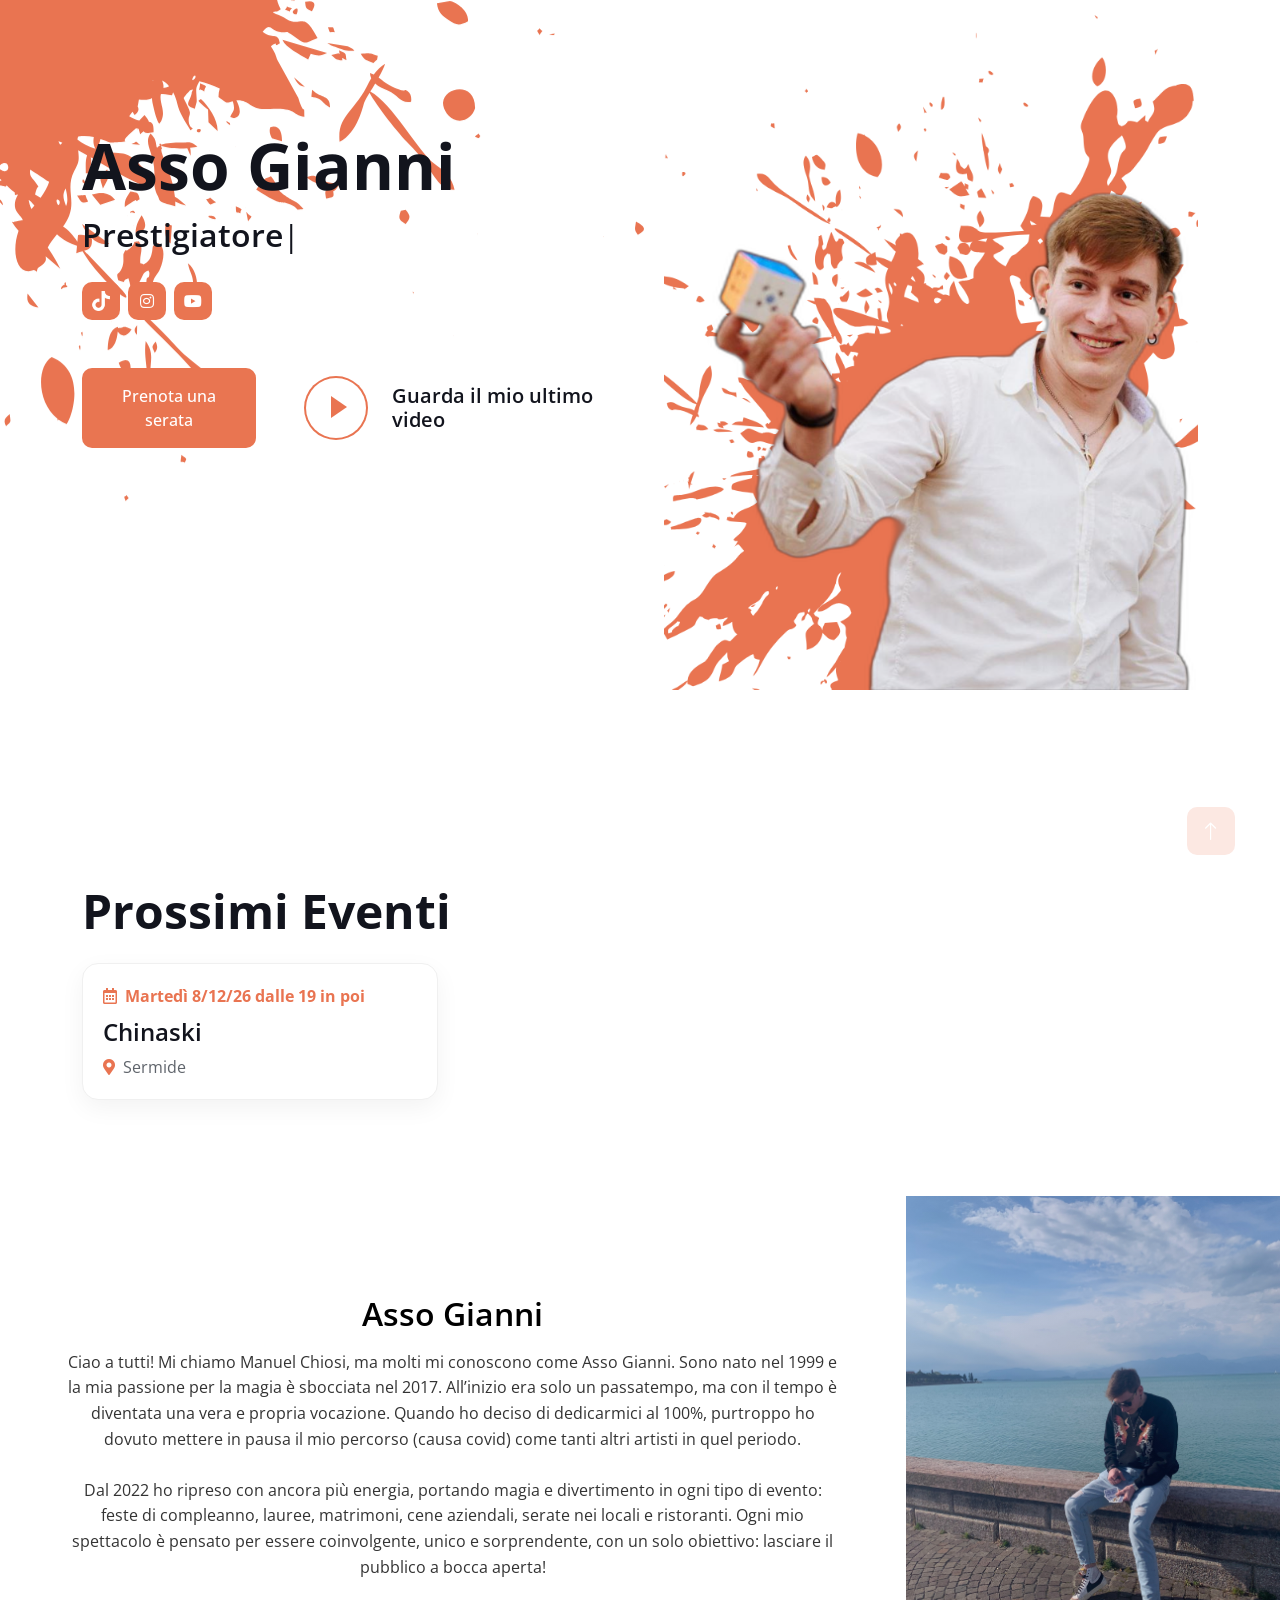
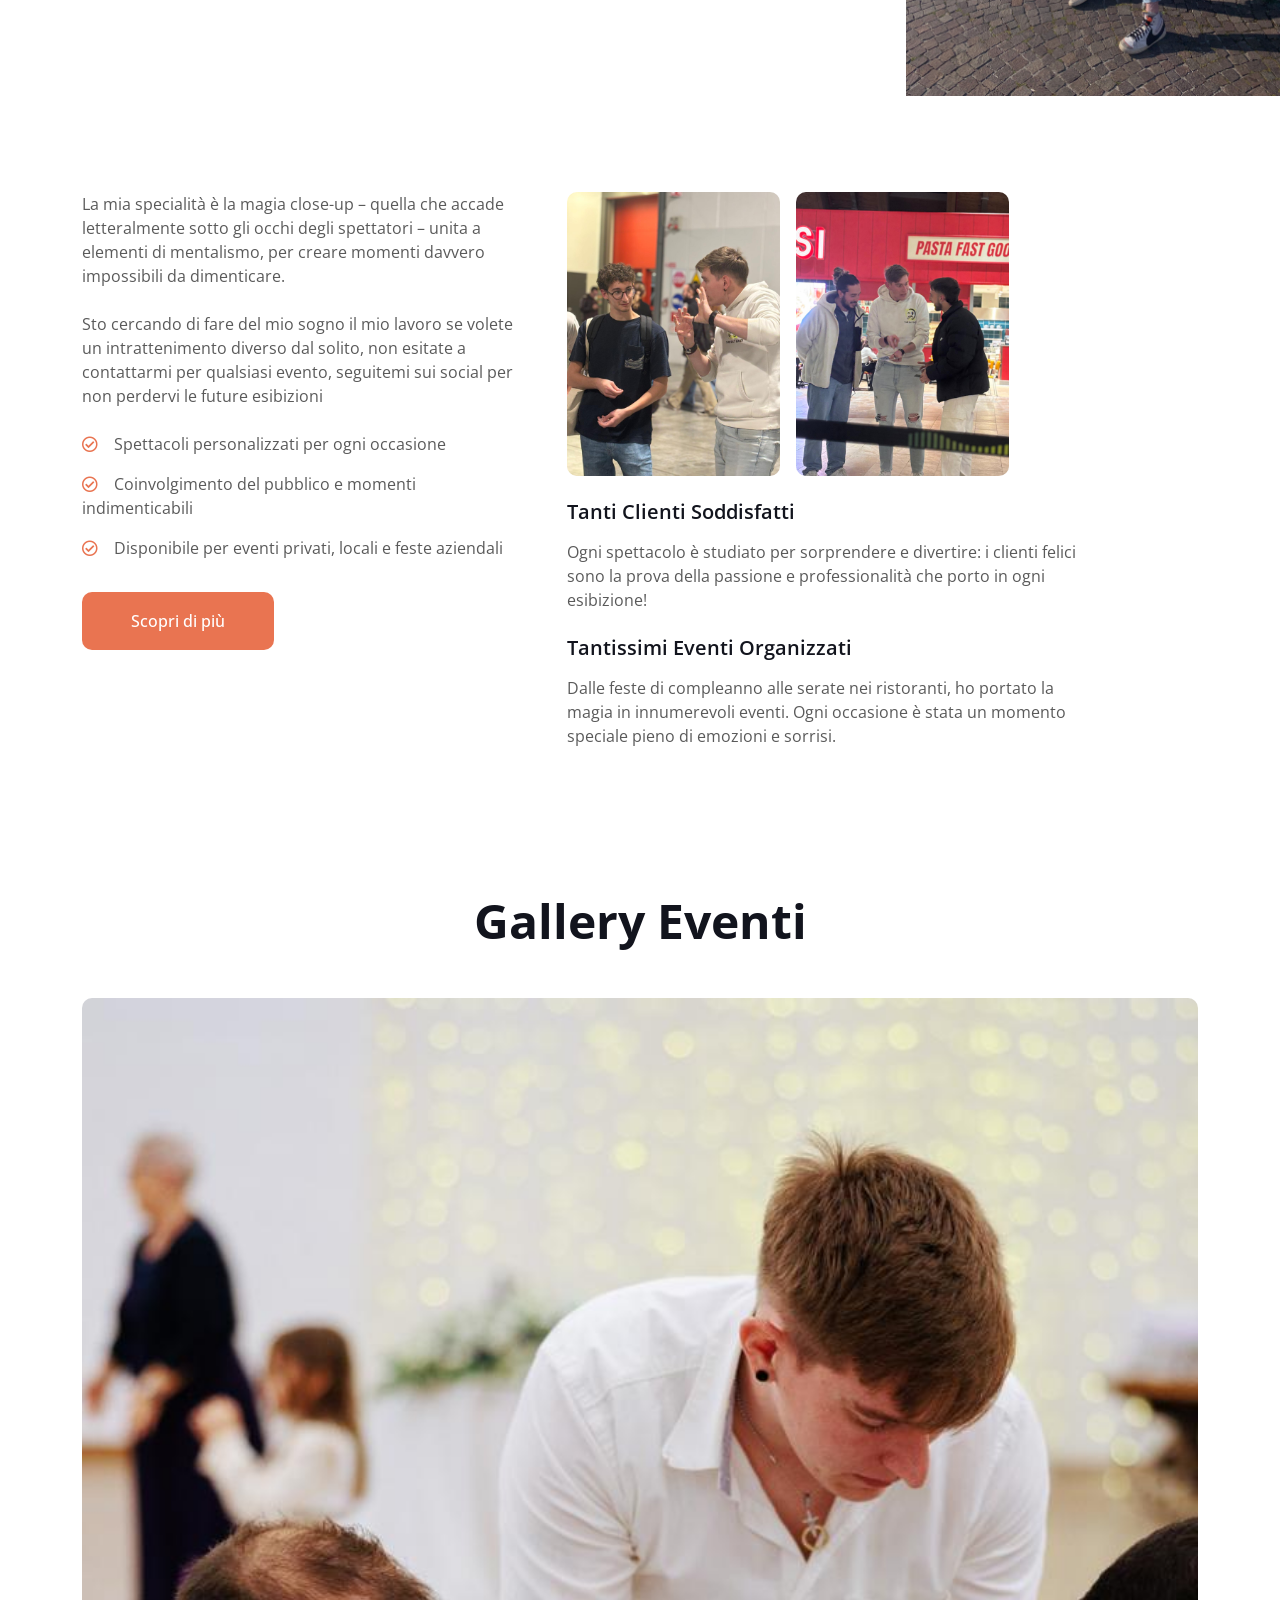
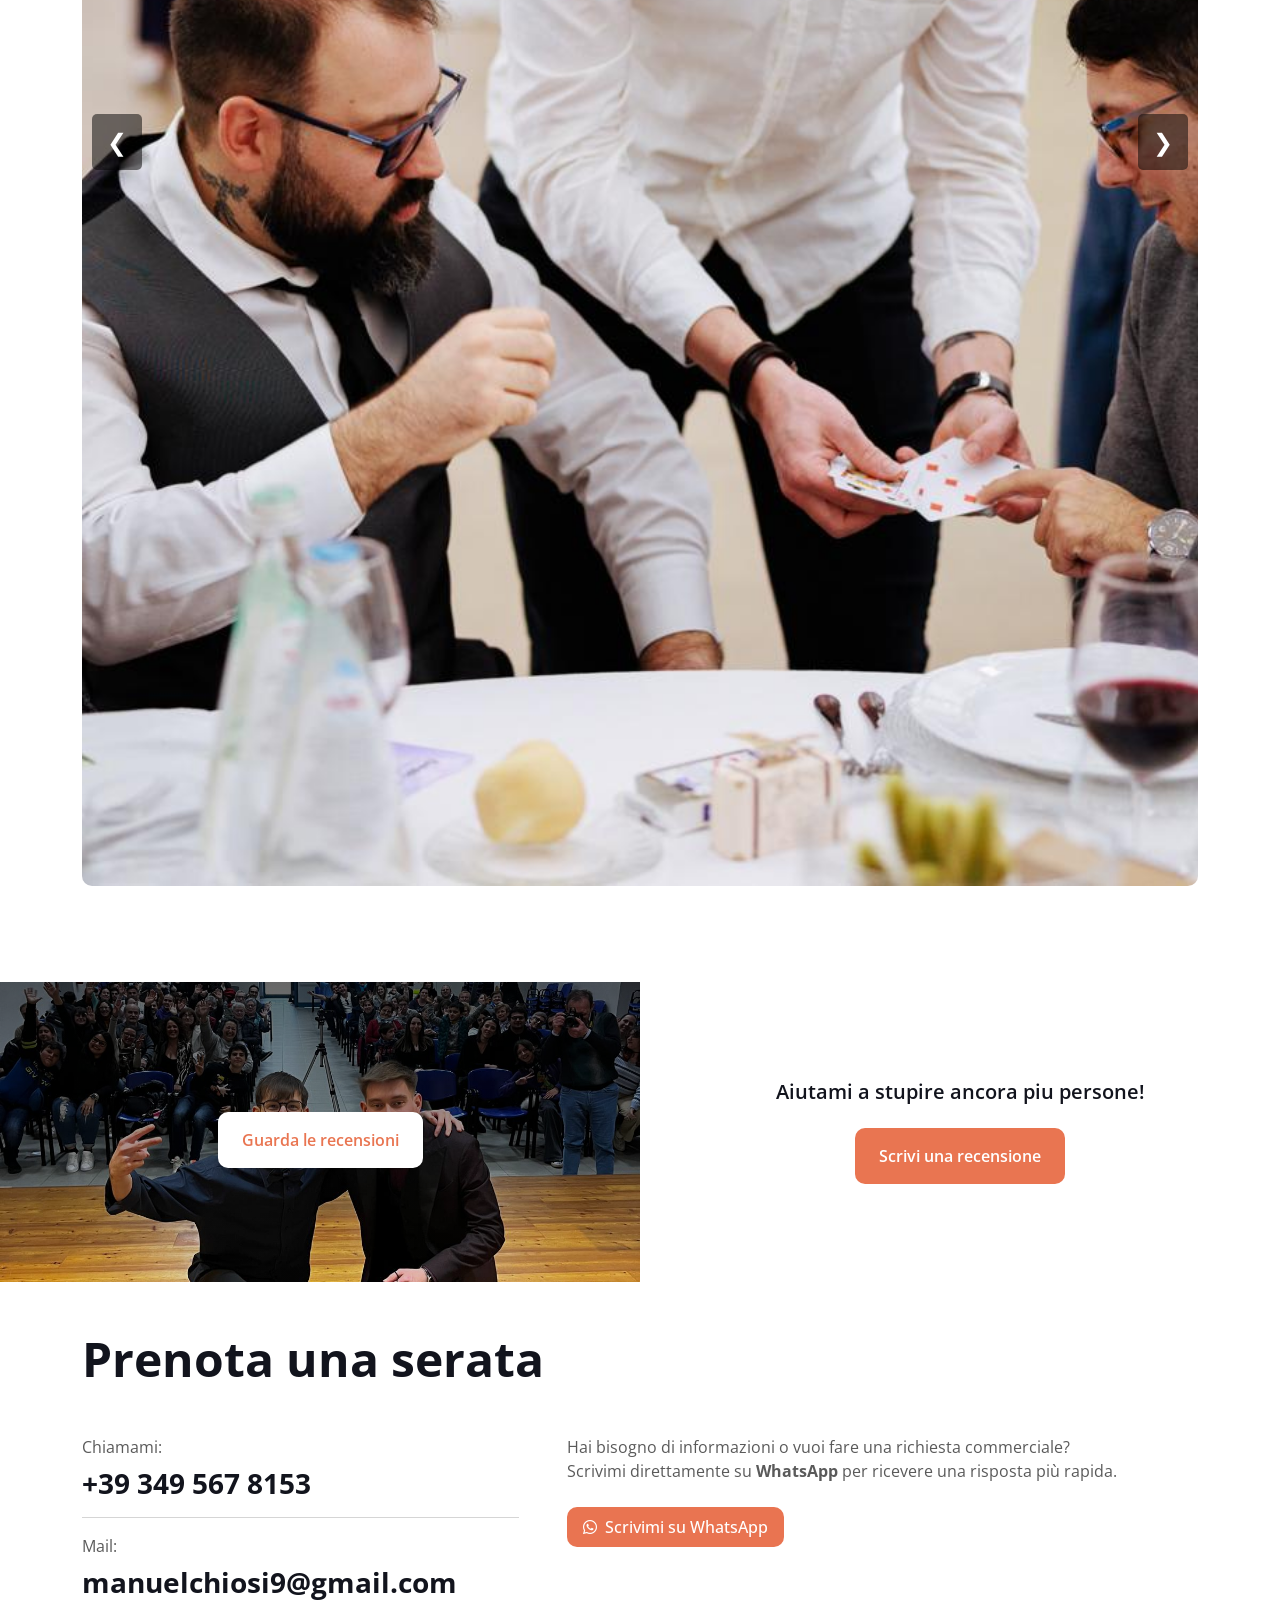
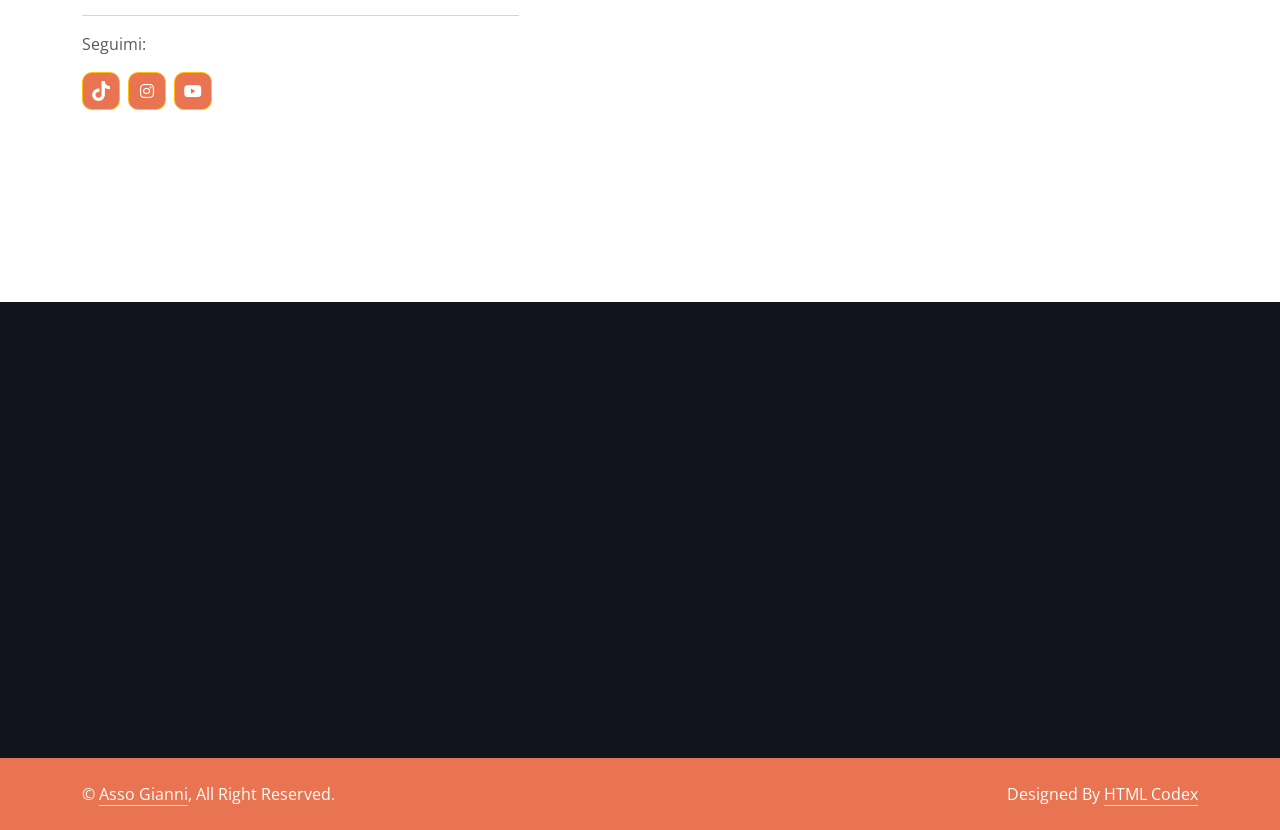
<file: index.html>
<!DOCTYPE html>
<html lang="en">

<head>
    <meta charset="utf-8">
    <title>Asso Gianni</title>
    <meta content="width=device-width, initial-scale=1.0" name="viewport">
    <meta content="" name="keywords">
    <meta content="" name="description">

    <!-- Favicon -->
    <link href="img/favicon.ico" rel="icon">

    <!-- Google Web Fonts -->
    <link rel="preconnect" href="https://fonts.googleapis.com">
    <link rel="preconnect" href="https://fonts.gstatic.com" crossorigin>
    <link href="https://fonts.googleapis.com/css2?family=Open+Sans:wght@400;500;600;700;800&display=swap" rel="stylesheet"> 

    <!-- Icon Font Stylesheet -->
    <link href="https://cdnjs.cloudflare.com/ajax/libs/font-awesome/5.10.0/css/all.min.css" rel="stylesheet">
    <link href="https://cdn.jsdelivr.net/npm/bootstrap-icons@1.4.1/font/bootstrap-icons.css" rel="stylesheet">

    <!-- Libraries Stylesheet -->
    <link href="lib/animate/animate.min.css" rel="stylesheet">
    <link href="lib/lightbox/css/lightbox.min.css" rel="stylesheet">
    <link href="lib/owlcarousel/assets/owl.carousel.min.css" rel="stylesheet">

    <!-- Customized Bootstrap Stylesheet -->
    <link href="css/bootstrap.min.css" rel="stylesheet">

    <!-- Template Stylesheet -->
    <link href="css/style.css" rel="stylesheet">
</head>

<body data-bs-spy="scroll" data-bs-target=".navbar" data-bs-offset="51">
    <!-- Spinner Start -->
    <div id="spinner" class="show bg-white position-fixed translate-middle w-100 vh-100 top-50 start-50 d-flex align-items-center justify-content-center">
        <div class="spinner-border" style="width: 3rem; height: 3rem; color: #E97451;" role="status">
            <span class="sr-only">Loading...</span>
        </div>
    </div>
    <!-- Spinner End -->


    <!-- Navbar Start -->
    <nav class="navbar navbar-expand-lg navbar-light fixed-top shadow-lg py-lg-0 px-4 px-lg-5 wow fadeIn" data-wow-delay="0.1s" style="background-color: white; color: white;">
        <a href="index.html" class="navbar-brand d-block d-lg-none">
            <img src="img/logo.jpg" alt="Logo" style="height: 40px;">
        </a>
        <button type="button" class="navbar-toggler" data-bs-toggle="collapse" data-bs-target="#navbarCollapse">
            <span class="navbar-toggler-icon"></span>
        </button>
        <div class="collapse navbar-collapse justify-content-between py-4 py-lg-0" id="navbarCollapse">
            <a href="index.html" class="navbar-brand py-3 px-4 mx-3 d-none d-lg-block">
                <img src="img/logo.jpg" alt="Logo" style="height: 40px;">
            </a>
            <div class="navbar-nav ms-auto py-0">
                <a href="#about" class="nav-item nav-link">Info</a>
                <a href="#events" class="nav-item nav-link">Eventi</a>
                <a href="#testimonial" class="nav-item nav-link">Cosa dicono di me</a>
                <a href="#contact" class="nav-item nav-link">Contatti</a>
            </div>
        </div>
    </nav>
    <!-- Navbar End -->


    <!-- Header Start -->
    <div class="container-fluid bg-white my-6 mt-0" id="home">
        <div class="container">
            <div class="row g-5 align-items-center">
                <div class="tee col-lg-6 pt-0 text-black" style="margin-top: -50px;">
                    <h1 class="mobile-white-bg-text display-3 text-black">Asso Gianni</h1>
                    <h2 class="mobile-white-bg-text typed-text-output text-black d-inline"></h2>
                    <div class="mobile-white-bg-text typed-text text-black d-none">Prestigiatore</div>
                    <div class="d-flex pt-2 mt-3">
                        <a class="social btn btn-square me-2" href="https://www.tiktok.com/@asso_gianni_?_t=ZN-8wTyPRrOcbO&_r=1">
                            <img class="img-desktop" src="img/tik-tok.png" alt="TikTok" style="width: 20px; height: 20px;">
                            <img class="img-mobile" src="img/tik-tok-black.png" alt="TikTok" style="width: 20px; height: 20px;">
                        </a>
                        <a class="social btn btn-square me-2" href="https://www.instagram.com/asso_gianni_?igsh=cnNrano4ZXFiemZv&utm_source=qr">
                            <i class="fab fa-instagram"></i>
                        </a>
                        <a class="social btn btn-square me-2" href="https://youtube.com/@asso_gianni?si=FxhRsdaynR1MuyeA">
                            <i class="fab fa-youtube"></i>
                        </a>
                    </div>
                    <div class="d-flex align-items-center pt-5 mb-3">
                        <a href="#contact" class="btn btn-burntorange py-3 px-4 me-5">Prenota una serata</a>
                        <button type="button" class="btn-play" data-bs-toggle="modal"
                            data-src="https://www.youtube.com/embed/EnhhUViyEhU" data-bs-target="#videoModal">
                            <span></span>
                        </button>
                        <h5 class="ms-4 mb-0 d-none d-sm-block">Guarda il mio ultimo video</h5>  
                    </div>
                </div>
                <div class="col-lg-6">
                    <img class="img-fluid" src="img/main-2.png" alt="">
                </div>
            </div>
        </div>
    </div>
    <!-- Header End -->

    <!-- Upcoming Events Start -->
    <div class="container-xxl py-6" id="events">
        <div class="container">
            <div class="row g-5 mb-4 align-items-end wow fadeInUp" data-wow-delay="0.1s">
                <div class="col-lg-8">
                    <h1 class="display-5 mb-0">Prossimi Eventi</h1>
                </div>
            </div>
            <div id="upcoming-events-list" class="row g-4"></div>
            <div id="upcoming-events-empty" class="event-empty-state d-none wow fadeInUp" data-wow-delay="0.2s">
                Nessun evento programmato al momento.
            </div>
        </div>
    </div>
    <!-- Upcoming Events End -->


    <!-- Hero Start -->
    <div class="hero">
        <!-- Testo -->
        <div class="hero-text">
            <div class="content-wrapper">
            <h2>Asso Gianni</h2>
            <p>
                Ciao a tutti! Mi chiamo Manuel Chiosi, ma molti mi conoscono come Asso Gianni. Sono nato nel 1999 e la mia passione per la magia è sbocciata nel 2017. All’inizio era solo un passatempo, ma con il tempo è diventata una vera e propria vocazione. Quando ho deciso di dedicarmici al 100%, purtroppo ho dovuto mettere in pausa il mio percorso (causa covid) come tanti altri artisti in quel periodo.
                <br><br>
                Dal 2022 ho ripreso con ancora più energia, portando magia e divertimento in ogni tipo di evento: feste di compleanno, lauree, matrimoni, cene aziendali, serate nei locali e ristoranti. Ogni mio spettacolo è pensato per essere coinvolgente, unico e sorprendente, con un solo obiettivo: lasciare il pubblico a bocca aperta!
            </p>
            </div>
        </div>

        <!-- Immagine -->
        <div class="hero-image-side"></div>
    </div>
    <!-- Hero End -->


    <!-- Video Modal Start -->
    <div class="modal modal-video fade" id="videoModal" tabindex="-1" aria-labelledby="exampleModalLabel" aria-hidden="true">
        <div class="modal-dialog">
            <div class="modal-content rounded-0">
                <!-- <div class="modal-header">
                    <h3 class="modal-title" id="exampleModalLabel">Youtube Video</h3>
                    <button type="button" class="btn-close" data-bs-dismiss="modal" aria-label="Close"></button>
                </div> -->
                <div class="modal-body">
                    <!-- 16:9 aspect ratio -->
                    <div class="ratio ratio-16x9">
                        <iframe class="embed-responsive-item" src="" id="video" allowfullscreen allowscriptaccess="always"
                            allow="autoplay"></iframe>
                    </div>
                </div>
            </div>
        </div>
    </div>
    <!-- Video Modal End -->


    <!-- About Start -->
    <div class="container-xxl py-6" id="about">
        <div class="container">
            <div class="row g-5">
                <div class="col-lg-5 wow fadeInUp" data-wow-delay="0.1s">
                    <p class="mb-4">La mia specialità è la magia close-up – quella che accade letteralmente sotto gli
                        occhi degli spettatori – unita a elementi di mentalismo, per creare momenti davvero impossibili
                        da dimenticare.</p>
                    <p class="mb-4">Sto cercando di fare del mio sogno il mio lavoro se volete un intrattenimento
                        diverso dal solito, non esitate a contattarmi per qualsiasi evento, seguitemi sui social per non
                        perdervi le future esibizioni</p>
                    <p class="mb-3"><i class="far fa-check-circle me-3" style="color: #E97451;"></i>Spettacoli
                        personalizzati per ogni occasione</p>
                    <p class="mb-3"><i class="far fa-check-circle me-3" style="color:  #E97451;"></i>Coinvolgimento del
                        pubblico e momenti indimenticabili</p>
                    <p class="mb-3"><i class="far fa-check-circle me-3" style="color: #E97451;"></i>Disponibile per
                        eventi privati, locali e feste aziendali</p>
                    <a class="btn py-3 px-5 mt-3" href="#contact"
                        style="background-color: #E97451; color: white;">Scopri di più</a>
                </div>
                <div class="col-lg-6 wow fadeInUp" data-wow-delay="0.5s">
                    <div class="row g-3 mb-4">
                        <div class="col-sm-5">
                            <img class="img-fluid rounded" src="img/7.jpg" alt="">
                        </div>
                        <div class="col-sm-5">
                            <img class="img-fluid rounded" src="img/10.jpg" alt="">
                        </div>
                    </div>
                    <div class="d-flex align-items-center mb-3">
                        <h5 class="pe-3 me-3 mb-0">Tanti Clienti Soddisfatti</h5>
                    </div>
                    <p class="mb-4">Ogni spettacolo è studiato per sorprendere e divertire: i clienti felici sono la
                        prova della passione e professionalità che porto in ogni esibizione!</p>
                    
                    <div class="d-flex align-items-center mb-3">
                        <h5 class="pe-3 me-3 mb-0">Tantissimi Eventi Organizzati</h5>
                    </div>
                    <p class="mb-0">Dalle feste di compleanno alle serate nei ristoranti, ho portato la magia in
                        innumerevoli eventi. Ogni occasione è stata un momento speciale pieno di emozioni e sorrisi.</p>
                </div>
            </div>
        </div>
    </div>
    <!-- About End -->


    <!-- Expertise Start 
    <div class="container-xxl py-6 pb-5" id="skill">
        <div class="container">
            <div class="row g-5">
                <div class="col-lg-6 wow fadeInUp" data-wow-delay="0.1s">
                    <h1 class="display-5 mb-5">Skills & Experience</h1>
                    <p class="mb-4">Stet no et lorem dolor et diam, amet duo ut dolore vero eos. No stet est diam rebum amet diam ipsum clita dolor duo clita sit.</p>
                    <h3 class="mb-4">My Skills</h3>
                    <div class="row align-items-center">
                        <div class="col-md-6">
                            <div class="skill mb-4">
                                <div class="d-flex justify-content-between">
                                    <h6 class="font-weight-bold">HTML</h6>
                                    <h6 class="font-weight-bold">95%</h6>
                                </div>
                                <div class="progress">
                                    <div class="progress-bar bg-primary" role="progressbar" aria-valuenow="95" aria-valuemin="0" aria-valuemax="100"></div>
                                </div>
                            </div>
                            <div class="skill mb-4">
                                <div class="d-flex justify-content-between">
                                    <h6 class="font-weight-bold">CSS</h6>
                                    <h6 class="font-weight-bold">85%</h6>
                                </div>
                                <div class="progress">
                                    <div class="progress-bar bg-warning" role="progressbar" aria-valuenow="85" aria-valuemin="0" aria-valuemax="100"></div>
                                </div>
                            </div>
                            <div class="skill mb-4">
                                <div class="d-flex justify-content-between">
                                    <h6 class="font-weight-bold">PHP</h6>
                                    <h6 class="font-weight-bold">90%</h6>
                                </div>
                                <div class="progress">
                                    <div class="progress-bar bg-danger" role="progressbar" aria-valuenow="90" aria-valuemin="0" aria-valuemax="100"></div>
                                </div>
                            </div>
                        </div>
                        <div class="col-md-6">
                            <div class="skill mb-4">
                                <div class="d-flex justify-content-between">
                                    <h6 class="font-weight-bold">Javascript</h6>
                                    <h6 class="font-weight-bold">90%</h6>
                                </div>
                                <div class="progress">
                                    <div class="progress-bar bg-danger" role="progressbar" aria-valuenow="90" aria-valuemin="0" aria-valuemax="100"></div>
                                </div>
                            </div>
                            <div class="skill mb-4">
                                <div class="d-flex justify-content-between">
                                    <h6 class="font-weight-bold">Angular JS</h6>
                                    <h6 class="font-weight-bold">95%</h6>
                                </div>
                                <div class="progress">
                                    <div class="progress-bar bg-dark" role="progressbar" aria-valuenow="95" aria-valuemin="0" aria-valuemax="100"></div>
                                </div>
                            </div>
                            <div class="skill mb-4">
                                <div class="d-flex justify-content-between">
                                    <h6 class="font-weight-bold">Wordpress</h6>
                                    <h6 class="font-weight-bold">85%</h6>
                                </div>
                                <div class="progress">
                                    <div class="progress-bar bg-info" role="progressbar" aria-valuenow="85" aria-valuemin="0" aria-valuemax="100"></div>
                                </div>
                            </div>
                        </div>
                    </div>
                </div>
                <div class="col-lg-6 wow fadeInUp" data-wow-delay="0.5s">
                    <ul class="nav nav-pills rounded border border-2 border-primary mb-5">
                        <li class="nav-item w-50">
                            <button class="nav-link w-100 py-3 fs-5 active" data-bs-toggle="pill" href="#tab-1">Experience</button>
                        </li>
                        <li class="nav-item w-50">
                            <button class="nav-link w-100 py-3 fs-5" data-bs-toggle="pill" href="#tab-2">Education</button>
                        </li>
                    </ul>
                    <div class="tab-content">
                        <div id="tab-1" class="tab-pane fade show p-0 active">
                            <div class="row gy-5 gx-4">
                                <div class="col-sm-6">
                                    <h5>UI Designer</h5>
                                    <hr class="text-primary my-2">
                                    <p class="text-primary mb-1">2000 - 2045</p>
                                    <h6 class="mb-0">Apex Software Inc</h6>
                                </div>
                                <div class="col-sm-6">
                                    <h5>Product Designer</h5>
                                    <hr class="text-primary my-2">
                                    <p class="text-primary mb-1">2000 - 2045</p>
                                    <h6 class="mb-0">Apex Software Inc</h6>
                                </div>
                                <div class="col-sm-6">
                                    <h5>Web Designer</h5>
                                    <hr class="text-primary my-2">
                                    <p class="text-primary mb-1">2000 - 2045</p>
                                    <h6 class="mb-0">Apex Software Inc</h6>
                                </div>
                                <div class="col-sm-6">
                                    <h5>Apps Designer</h5>
                                    <hr class="text-primary my-2">
                                    <p class="text-primary mb-1">2000 - 2045</p>
                                    <h6 class="mb-0">Apex Software Inc</h6>
                                </div>
                            </div>
                        </div>
                        <div id="tab-2" class="tab-pane fade show p-0">
                            <div class="row gy-5 gx-4">
                                <div class="col-sm-6">
                                    <h5>UI Design Course</h5>
                                    <hr class="text-primary my-2">
                                    <p class="text-primary mb-1">2000 - 2045</p>
                                    <h6 class="mb-0">Cambridge University</h6>
                                </div>
                                <div class="col-sm-6">
                                    <h5>IOS Development</h5>
                                    <hr class="text-primary my-2">
                                    <p class="text-primary mb-1">2000 - 2045</p>
                                    <h6 class="mb-0">Cambridge University</h6>
                                </div>
                                <div class="col-sm-6">
                                    <h5>Web Design</h5>
                                    <hr class="text-primary my-2">
                                    <p class="text-primary mb-1">2000 - 2045</p>
                                    <h6 class="mb-0">Cambridge University</h6>
                                </div>
                                <div class="col-sm-6">
                                    <h5>Apps Design</h5>
                                    <hr class="text-primary my-2">
                                    <p class="text-primary mb-1">2000 - 2045</p>
                                    <h6 class="mb-0">Cambridge University</h6>
                                </div>
                            </div>
                        </div>
                    </div>
                </div>
            </div>
        </div>
    </div>
    <!-- Expertise End -->


    <!-- Service Start 
    <div class="container-fluid bg-light my-5 py-6" id="service">
        <div class="container">
            <div class="row g-5 mb-5 wow fadeInUp" data-wow-delay="0.1s">
                <div class="col-lg-6">
                    <h1 class="display-5 mb-0">My Services</h1>
                </div>
                <div class="col-lg-6 text-lg-end">
                    <a class="btn btn-primary py-3 px-5" href="">Hire Me</a>
                </div>
            </div>
            <div class="row g-4">
                <div class="col-lg-6 wow fadeInUp" data-wow-delay="0.1s">
                    <div class="service-item d-flex flex-column flex-sm-row bg-white rounded h-100 p-4 p-lg-5">
                        <div class="bg-icon flex-shrink-0 mb-3">
                            <i class="fa fa-crop-alt fa-2x text-dark"></i>
                        </div>
                        <div class="ms-sm-4">
                            <h4 class="mb-3">Creative Design</h4>
                            <h6 class="mb-3">Start from <span class="text-primary">$199</span></h6>
                            <span>Stet lorem dolor diam amet vero eos. No stet est diam amet diam ipsum. Clita dolor duo clita sit sed sit dolor eos.</span>
                        </div>
                    </div>
                </div>
                <div class="col-lg-6 wow fadeInUp" data-wow-delay="0.3s">
                    <div class="service-item d-flex flex-column flex-sm-row bg-white rounded h-100 p-4 p-lg-5">
                        <div class="bg-icon flex-shrink-0 mb-3">
                            <i class="fa fa-code-branch fa-2x text-dark"></i>
                        </div>
                        <div class="ms-sm-4">
                            <h4 class="mb-3">Graphic Design</h4>
                            <h6 class="mb-3">Start from <span class="text-primary">$199</span></h6>
                            <span>Stet lorem dolor diam amet vero eos. No stet est diam amet diam ipsum. Clita dolor duo clita sit sed sit dolor eos.</span>
                        </div>
                    </div>
                </div>
                <div class="col-lg-6 wow fadeInUp" data-wow-delay="0.1s">
                    <div class="service-item d-flex flex-column flex-sm-row bg-white rounded h-100 p-4 p-lg-5">
                        <div class="bg-icon flex-shrink-0 mb-3">
                            <i class="fa fa-code fa-2x text-dark"></i>
                        </div>
                        <div class="ms-sm-4">
                            <h4 class="mb-3">Web Design</h4>
                            <h6 class="mb-3">Start from <span class="text-primary">$199</span></h6>
                            <span>Stet lorem dolor diam amet vero eos. No stet est diam amet diam ipsum. Clita dolor duo clita sit sed sit dolor eos.</span>
                        </div>
                    </div>
                </div>
                <div class="col-lg-6 wow fadeInUp" data-wow-delay="0.3s">
                    <div class="service-item d-flex flex-column flex-sm-row bg-white rounded h-100 p-4 p-lg-5">
                        <div class="bg-icon flex-shrink-0 mb-3">
                            <i class="fa fa-laptop-code fa-2x text-dark"></i>
                        </div>
                        <div class="ms-sm-4">
                            <h4 class="mb-3">UI/UX Design</h4>
                            <h6 class="mb-3">Start from <span class="text-primary">$199</span></h6>
                            <span>Stet lorem dolor diam amet vero eos. No stet est diam amet diam ipsum. Clita dolor duo clita sit sed sit dolor eos.</span>
                        </div>
                    </div>
                </div>
            </div>
        </div>
    </div>
    <!-- Service End -->


    <!-- Projects Start -->
    <div class="container-xxl py-6 pt-5" id="gallery-events">
        <div class="container">
            <div class="row g-5 mb-5 align-items-center wow fadeInUp" data-wow-delay="0.1s">
                <div class="col-12">
                    <h1 class="display-5 mb-0 text-center">Gallery Eventi</h1>
                </div>
            </div>
    
            <div class="carousel-container position-relative">
                <!-- Carousel Wrapper -->
                <div class="carousel-wrapper d-flex">
                    <div class="carousel-slide">
                        <img src="img/5.jpg" class="img-fluid rounded" alt="Evento 5">
                    </div>
                    <div class="carousel-slide">
                        <img src="img/8.jpg" class="img-fluid rounded" alt="Evento 2">
                    </div>
                    <div class="carousel-slide">
                        <img src="img/9.jpg" class="img-fluid rounded" alt="Evento 3">
                    </div>
                    <div class="carousel-slide">
                        <img src="img/11.jpg" class="img-fluid rounded" alt="Evento 2">
                    </div>
                    <div class="carousel-slide">
                        <img src="img/12.jpg" class="img-fluid rounded" alt="Evento 2">
                    </div>
                    <div class="carousel-slide">
                        <img src="img/13.jpg" class="img-fluid rounded" alt="Evento 3">
                    </div>
                    <div class="carousel-slide">
                        <img src="img/14.jpg" class="img-fluid rounded" alt="Evento 3">
                    </div>
                    <!-- Aggiungi altri slide qui -->
                </div>
    
                <!-- Carousel Controls -->
                <button class="carousel-control prev">&#10094;</button>
                <button class="carousel-control next">&#10095;</button>
            </div>
        </div>
    </div>
    <!-- Projects End -->


    <!-- Team Start
    <div class="container-xxl py-6 pb-5" id="team">
        <div class="container">
            <div class="row g-5 mb-5 wow fadeInUp" data-wow-delay="0.1s">
                <div class="col-lg-6">
                    <h1 class="display-5 mb-0">Team Members</h1>
                </div>
                <div class="col-lg-6 text-lg-end">
                    <a class="btn btn-primary py-3 px-5" href="">Contact Us</a>
                </div>
            </div>
            <div class="row g-4">
                <div class="col-lg-4 col-md-6 wow fadeInUp" data-wow-delay="0.1s">
                    <div class="team-item position-relative">
                        <img class="img-fluid rounded" src="img/team-1.jpg" alt="">
                        <div class="team-text bg-white rounded-end p-4">
                            <div>
                                <h5>Full Name</h5>
                                <span>Designer</span>
                            </div>
                            <i class="fa fa-arrow-right fa-2x text-primary"></i>
                        </div>
                    </div>
                </div>
                <div class="col-lg-4 col-md-6 wow fadeInUp" data-wow-delay="0.3s">
                    <div class="team-item position-relative">
                        <img class="img-fluid rounded" src="img/team-2.jpg" alt="">
                        <div class="team-text bg-white rounded-end p-4">
                            <div>
                                <h5>Full Name</h5>
                                <span>Designer</span>
                            </div>
                            <i class="fa fa-arrow-right fa-2x text-primary"></i>
                        </div>
                    </div>
                </div>
                <div class="col-lg-4 col-md-6 wow fadeInUp" data-wow-delay="0.5s">
                    <div class="team-item position-relative">
                        <img class="img-fluid rounded" src="img/team-3.jpg" alt="">
                        <div class="team-text bg-white rounded-end p-4">
                            <div>
                                <h5>Full Name</h5>
                                <span>Designer</span>
                            </div>
                            <i class="fa fa-arrow-right fa-2x text-primary"></i>
                        </div>
                    </div>
                </div>
            </div>
        </div>
    </div>
    <!-- Team End -->


    <!-- Testimonial Start -->
    <!-- <div class="container-fluid bg-light py-5 my-5" id="testimonial">
        <div class="container-fluid py-5">
            <h1 class="display-5 text-center mb-5 wow fadeInUp" data-wow-delay="0.1s">Cosa dicono di me</h1>
            <div class="row justify-content-center">
                <div class="col-lg-3 d-none d-lg-block">
                    <div class="testimonial-left h-100">
                        <img class="img-fluid wow fadeIn" style="border-color: #E97451;" src="img/frank.jpg" alt="">
                        <img class="img-fluid wow fadeIn" style="border-color: #E97451;" data-wow-delay="0.3s" src="img/sam.jpg" alt="">
                        <img class="img-fluid wow fadeIn" style="border-color: #E97451;" data-wow-delay="0.5s" src="img/manuel.jpg" alt="">
                        <img class="img-fluid wow fadeIn" style="border-color: #E97451;" data-wow-delay="0.7s" src="img/rube.jpg" alt="">
                    </div>
                </div>
                <div class="col-lg-6 wow fadeInUp" data-wow-delay="0.5s">
                    <div class="owl-carousel testimonial-carousel">
                        <div class="testimonial-item text-center">
                            <div class="position-relative mb-5">
                                <img class="img-fluid rounded-circle border border-secondary p-2 mx-auto" src="img/rube.jpg" alt="">
                                <div class="testimonial-icon">
                                    <i class="fa fa-quote-left" style="color: #E97451;"></i>
                                </div>
                            </div>
                            <p class="fs-5 fst-italic">GIA LO SAI BEL! PS non chiedetgli le barzellette vi prego!
                            </p>
                            <hr class="w-25 mx-auto">
                            <h5>Rube</h5>
                            <span>Proprietario GLS</span>
                        </div>
                        <div class="testimonial-item text-center">
                            <div class="position-relative mb-5">
                                <img class="img-fluid rounded-circle border border-secondary p-2 mx-auto"  src="img/sam.jpg" alt="">
                                <div class="testimonial-icon">
                                    <i class="fa fa-quote-left" style="color: #E97451;"></i>
                                </div>
                            </div>
                            <p class="fs-5 fst-italic">Sarà pure bravo a fare le magie ma a fifa lo batto..</p>
                            <hr class="w-25 mx-auto">
                            <h5>Sam</h5>
                            <span>Proprietario Bitcoin&Scam</span>
                        </div>
                        <div class="testimonial-item text-center">
                            <div class="position-relative mb-5" >
                                <img class="img-fluid rounded-circle border border-secondary p-2 mx-auto"  src="img/frank.jpg" alt="">
                                <div class="testimonial-icon">
                                    <i class="fa fa-quote-left" style="color: #E97451;"></i>
                                </div>
                            </div>
                            <p class="fs-5 fst-italic">Dice ancora che mi ha stracciato a Mariokart, non è vero! Ho vinto io, giuro!</p>
                            <hr class="w-25 mx-auto">
                            <h5>Frank</h5>
                            <span>Proprietario Sissa</span>
                        </div>
                        <div class="testimonial-item text-center">
                            <div class="position-relative mb-5">
                                <img class="img-fluid rounded-circle border border-secondary p-2 mx-auto"  src="img/sam.jpg" alt="">
                                <div class="testimonial-icon">
                                    <i class="fa fa-quote-left" style="color: #E97451;"></i>
                                </div>
                            </div>
                            <p class="fs-5 fst-italic">Non dategli del Sale grosso!</p>
                            <hr class="w-25 mx-auto">
                            <h5>Sam</h5>
                            <span>Re dei Tirannosauri</span>
                        </div>
                        <div class="testimonial-item text-center">
                            <div class="position-relative mb-5">
                                <img class="img-fluid rounded-circle border border-secondary p-2 mx-auto"  src="img/manuel.jpg" alt="">
                                <div class="testimonial-icon">
                                    <i class="fa fa-quote-left" style="color: #E97451;"></i>
                                </div>
                            </div>
                            <p class="fs-5 fst-italic">Stavate parlando di meeee?</p>
                            <hr class="w-25 mx-auto">
                            <h5>Asso Gianni</h5>
                            <span>Lord della carbonara</span>
                        </div>
                    </div>
                </div>
                <div class="col-lg-3 d-none d-lg-block">
                    <div class="testimonial-right h-100">
                        <img class="img-fluid wow fadeIn" style="border-color: #E97451;" data-wow-delay="0.1s" src="img/sam.jpg" alt="">
                        <img class="img-fluid wow fadeIn" style="border-color: #E97451;" data-wow-delay="0.3s" src="img/manuel.jpg" alt="">
                        <img class="img-fluid wow fadeIn" style="border-color: #E97451;" data-wow-delay="0.5s" src="img/frank.jpg" alt="">
                        <img class="img-fluid wow fadeIn" style="border-color: #E97451;" data-wow-delay="0.7s" src="img/rube.jpg" alt="">
                    </div>
                </div>
            </div>
        </div>
    </div>
 -->
    <div class="testimonial" id="testimonial">
        <!-- Immagine -->
        <div class="testimonial-image-side">
        <div class="button-wrapper">
            <a href="https://www.google.it/maps/place/Asso+gianni/@41.1699173,7.4284311,6z/data=!3m1!4b1!4m6!3m5!1s0x4f8c43d63a3e881b:0xa375236527ee0d80!8m2!3d41.29085!4d12.71216!16s%2Fg%2F11xdv0m2gm?entry=ttu&g_ep=EgoyMDI1MDYwOS4xIKXMDSoASAFQAw%3D%3D" class="btn btn-btn2 py-3 px-4 me-5">Guarda le recensioni</a>
        </div>
        </div>
    
        <!-- Testo -->
        <div class="testimonial-text">
        <div class="content-wrapper">
            <h5>Aiutami a stupire ancora piu persone!</h5>
                <a href="https://g.page/r/CYAN7idlI3WjEAE/review" class="btn btn-btn1 py-3 px-4 me-5">Scrivi una
                    recensione</a>
        </div>
        </div>
    </div>
    <!-- Testimonial End -->


    <!-- Contact Start -->
    <div class="container-xxl pb-5" id="contact">
        <div class="container py-5">
            <div class="row g-5 mb-5 wow fadeInUp" data-wow-delay="0.1s">
                <div class="col-lg-6 ">
                    <h1 class="display-5 mb-0">Prenota una serata</h1>
                </div>
                <!-- <div class="col-lg-6 text-lg-end">
                    <a class="btn btn-primary py-3 px-5" href="">Di ciao</a>
                </div> -->
            </div>
            <div class="row g-5">
                <div class="col-lg-5 col-md-6 wow fadeInUp" data-wow-delay="0.1s">
                    <p class="mb-2">Chiamami:</p>
                    <h3 class="fw-bold">+39 349 567 8153</h3>
                    <hr class="w-100">
                    <p class="mb-2">Mail:</p>
                    <h3 class="fw-bold">manuelchiosi9@gmail.com</h3>
                    <hr class="w-100">
                    <p class="mb-2">Seguimi:</p>
                    <div class="d-flex pt-2">
                        <a class="btn btn-square btn-warning me-2" 
                            href="https://www.tiktok.com/@asso_gianni_?_t=ZN-8wTyPRrOcbO&_r=1" 
                            style="background-color: #E97451; color: white;" 
                            target="_blank">
                            <img src="img/tik-tok.png" alt="TikTok" style="width: 20px; height: 20px;">
                        </a>
                        <a class="btn btn-square btn-warning me-2" href="https://www.instagram.com/asso_gianni_?igsh=cnNrano4ZXFiemZv&utm_source=qr" style="background-color: #E97451; color: white;"><i class="fab fa-instagram"></i></a>
                        <a class="btn btn-square btn-warning me-2" href="https://youtube.com/@asso_gianni?si=FxhRsdaynR1MuyeA" style="background-color: #E97451; color: white;"><i class="fab fa-youtube"></i></a>
                    </div>
                </div>
                <div class="col-lg-7 col-md-6 wow fadeInUp" data-wow-delay="0.5s">
                    <p class="mb-4">
                        Hai bisogno di informazioni o vuoi fare una richiesta commerciale? <br>
                        Scrivimi direttamente su <strong>WhatsApp</strong> per ricevere una risposta più rapida.
                    </p>
                    <a href="https://wa.me/393495678153" target="_blank"
                        class="d-inline-flex align-items-center text-decoration-none px-3 py-2 rounded"
                        style="background-color: #E97451; color: white;">
                        <i class="fab fa-whatsapp me-2"></i>
                        <span style="font-weight: 500;">Scrivimi su WhatsApp</span>
                    </a>
                 
                </div>
            </div>
        </div>
    </div>
    <!-- Contact End -->


    <!-- Map Start -->
    <div class="container-xxl pt-5 px-0 wow fadeInUp" data-wow-delay="0.1s">
        <div class="container-xxl pt-5 px-0">
            <div class="bg-dark">
                <iframe
                src="https://www.google.com/maps/embed?pb=!1m18!1m12!1m3!1d11290.518484011607!2d11.016231572515125!3d44.971519337119766!2m3!1f0!2f0!3f0!3m2!1i1024!2i768!4f13.1!3m3!1m2!1s0x477f9b0ca8799faf%3A0xeeeb95ec78b49376!2s46020%20San%20Giacomo%20delle%20Segnate%20MN!5e0!3m2!1sit!2sit!4v1747304741436!5m2!1sit!2sit"
                frameborder="0" style="width: 100%; height: 450px; border:0;" allowfullscreen="" aria-hidden="false"
                tabindex="0"></iframe>
            </div>
        </div>
    </div>
    <!-- Map End -->


    <!-- Copyright Start -->
    <div class="container-fluid text-white py-4" style="background-color: #E97451;">
            <div class="container">
                <div class="row">
                    <div class="col-md-6 text-center text-md-start mb-3 mb-md-0">
                        &copy; <a class="border-bottom text-white" href="#">Asso Gianni</a>, All Right Reserved.
                    </div>
                    <div class="col-md-6 text-center text-md-end">
                        <!--/*** This template is free as long as you keep the footer author’s credit link/attribution link/backlink. 
                        If you'd like to use the template without the footer author’s credit link/attribution link/backlink, you can purchase 
                        the Credit Removal License from "https://htmlcodex.com/credit-removal". Thank you for your support. ***/-->
                        Designed By <a class="border-bottom text-white" href="https://htmlcodex.com">HTML Codex</a>
                    </div>
                </div>
            </div>
        </div>
    </div>
    <!-- Copyright End -->


    <!-- Back to Top -->
    <a href="#" class="btn btn-lg btn-lg-square back-to-top" style="background-color: #E97451; color: white;"><i class="bi bi-arrow-up"></i></a>


    <!-- JavaScript Libraries -->
    <script src="https://code.jquery.com/jquery-3.4.1.min.js"></script>
    <script src="https://cdn.jsdelivr.net/npm/bootstrap@5.0.0/dist/js/bootstrap.bundle.min.js"></script>
    <script src="lib/wow/wow.min.js"></script>
    <script src="lib/easing/easing.min.js"></script>
    <script src="lib/waypoints/waypoints.min.js"></script>
    <script src="lib/typed/typed.min.js"></script>
    <script src="lib/counterup/counterup.min.js"></script>
    <script src="lib/owlcarousel/owl.carousel.min.js"></script>
    <script src="lib/isotope/isotope.pkgd.min.js"></script>
    <script src="lib/lightbox/js/lightbox.min.js"></script>

    <!-- Template Javascript -->
    <script src="js/main.js"></script>
    <script src="data/events-data.js"></script>
    <script src="js/events-public.js"></script>
</body>

</html>
</file>
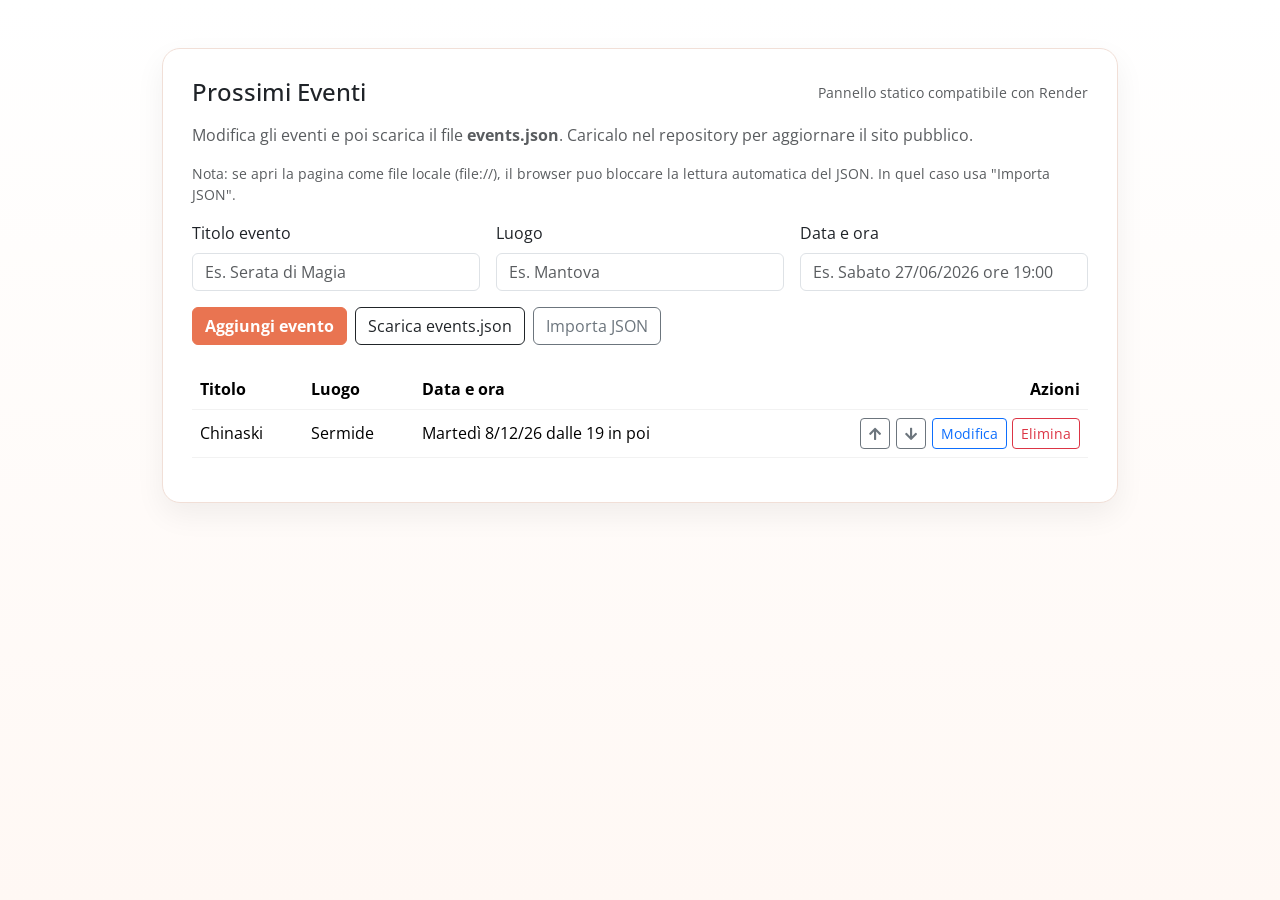
<file: admin/index.html>
<!DOCTYPE html>
<html lang="it">

<head>
    <meta charset="utf-8">
    <meta content="width=device-width, initial-scale=1.0" name="viewport">
    <title>Admin Eventi | Asso Gianni</title>

    <script>
        // When opened as /admin (without trailing slash), relative assets resolve to root and 404.
        if (window.location.pathname === "/admin") {
            window.location.replace("/admin/" + window.location.search + window.location.hash);
        }
    </script>

    <link href="../img/favicon.ico" rel="icon">
    <link href="https://fonts.googleapis.com/css2?family=Open+Sans:wght@400;500;600;700;800&display=swap" rel="stylesheet">
    <link href="https://cdn.jsdelivr.net/npm/bootstrap@5.0.0/dist/css/bootstrap.min.css" rel="stylesheet">
    <link href="https://cdnjs.cloudflare.com/ajax/libs/font-awesome/5.10.0/css/all.min.css" rel="stylesheet">
    <link href="admin.css" rel="stylesheet">
</head>

<body>
    <main class="admin-shell container py-4 py-md-5">
        <section id="panel-card" class="admin-card">
            <div class="d-flex flex-wrap align-items-center justify-content-between gap-2 mb-3">
                <h2 class="h4 mb-0">Prossimi Eventi</h2>
                <span class="text-muted small">Pannello statico compatibile con Render</span>
            </div>

            <p class="text-muted mb-3">Modifica gli eventi e poi scarica il file <strong>events.json</strong>. Caricalo nel repository per aggiornare il sito pubblico.</p>
            <p class="text-muted small mb-3">Nota: se apri la pagina come file locale (file://), il browser puo bloccare la lettura automatica del JSON. In quel caso usa "Importa JSON".</p>

            <form id="event-form" class="row g-3 mb-4">
                <input type="hidden" id="event-id">
                <div class="col-12 col-lg-4">
                    <label for="event-title" class="form-label">Titolo evento</label>
                    <input type="text" class="form-control" id="event-title" placeholder="Es. Serata di Magia" required>
                </div>
                <div class="col-12 col-lg-4">
                    <label for="event-location" class="form-label">Luogo</label>
                    <input type="text" class="form-control" id="event-location" placeholder="Es. Mantova" required>
                </div>
                <div class="col-12 col-lg-4">
                    <label for="event-datetime" class="form-label">Data e ora</label>
                    <input type="text" class="form-control" id="event-datetime" placeholder="Es. Sabato 27/06/2026 ore 19:00" required>
                </div>
                <div class="col-12 d-flex flex-wrap gap-2">
                    <button type="submit" class="btn btn-main" id="save-btn">Aggiungi evento</button>
                    <button type="button" class="btn btn-outline-secondary d-none" id="cancel-edit-btn">Annulla modifica</button>
                    <button type="button" class="btn btn-outline-dark" id="download-json-btn">Scarica events.json</button>
                    <label class="btn btn-outline-secondary mb-0" for="upload-json-input">Importa JSON</label>
                    <input type="file" id="upload-json-input" class="d-none" accept="application/json,.json">
                </div>
            </form>

            <div class="table-responsive">
                <table class="table align-middle">
                    <thead>
                        <tr>
                            <th>Titolo</th>
                            <th>Luogo</th>
                            <th>Data e ora</th>
                            <th class="text-end">Azioni</th>
                        </tr>
                    </thead>
                    <tbody id="events-table-body"></tbody>
                </table>
            </div>

            <p id="events-empty" class="text-muted mb-0 d-none">Nessun evento presente.</p>
            <p id="panel-message" class="admin-message mt-3 mb-0 d-none"></p>
        </section>
    </main>

    <script src="../data/events-data.js"></script>
    <script src="admin.js"></script>
</body>

</html>
</file>
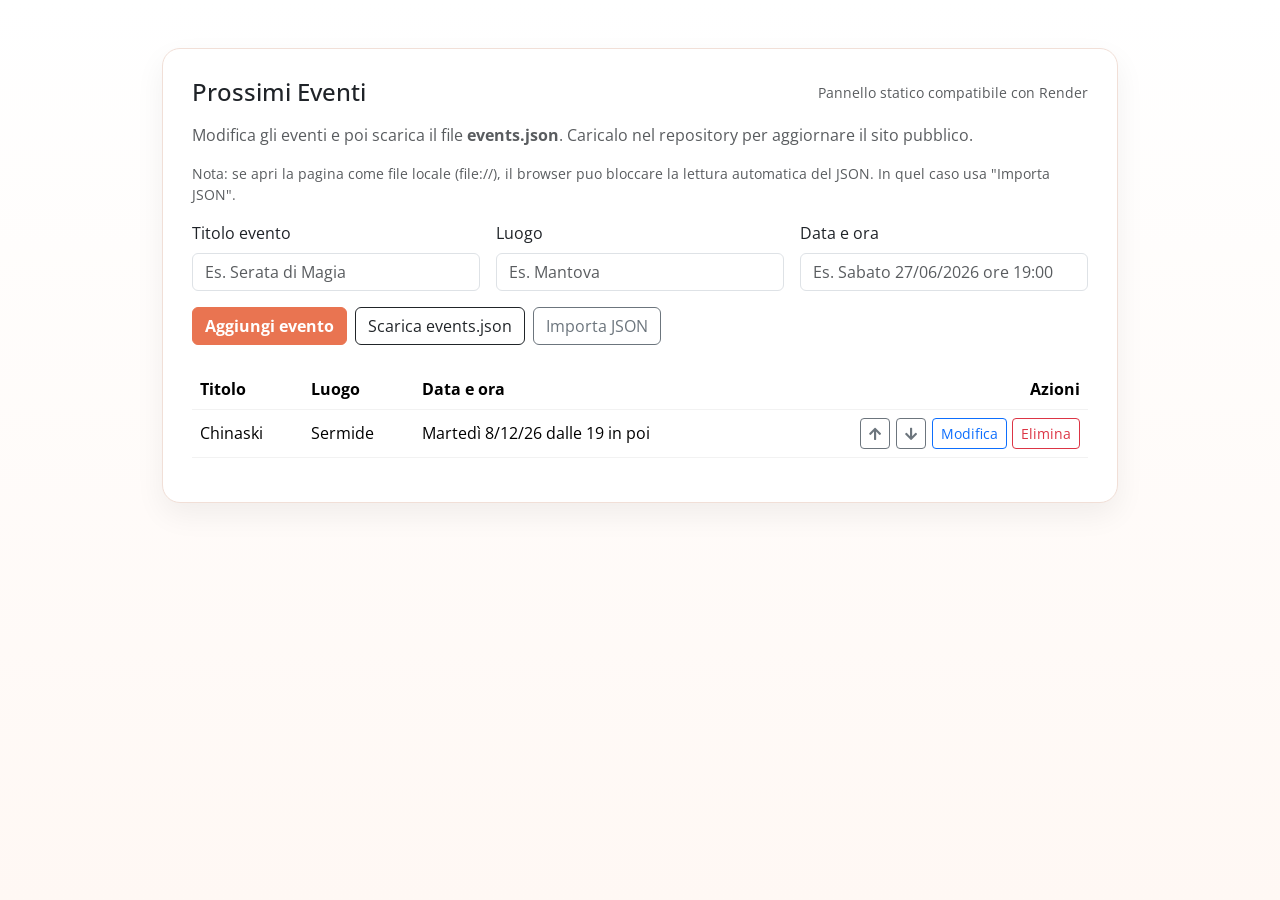
<file: admin.html>
<!DOCTYPE html>
<html lang="it">
<head>
    <meta charset="utf-8">
    <meta name="viewport" content="width=device-width, initial-scale=1.0">
    <title>Redirect Admin</title>
    <meta http-equiv="refresh" content="0; url=admin/index.html">
</head>
<body>
    <p>Reindirizzamento a admin/index.html...</p>
</body>
</html>
</file>
<file: css/style.css>
/********** Template CSS **********/

html, body {
    overflow-x: hidden;
}

:root {
    --primary: #ccba53;
    --secondary: #ff48b97e;
    --light: #FAFAFB;
    --dark: #12141D;
}

.back-to-top {
    position: fixed;
    display: none;
    right: 45px;
    bottom: 45px;
    z-index: 99;
}

.my-6 {
    margin-top: 6rem;
    margin-bottom: 6rem;
}

.py-6 {
    padding-top: 6rem;
    padding-bottom: 6rem;
}


/*** Spinner ***/
#spinner {
    opacity: 0;
    visibility: hidden;
    transition: opacity .5s ease-out, visibility 0s linear .5s;
    z-index: 99999;
}

#spinner.show {
    transition: opacity .5s ease-out, visibility 0s linear 0s;
    visibility: visible;
    opacity: 1;
}


/*** Button ***/
.btn {
    font-weight: 500;
    transition: .5s;
}

.btn.btn-primary,
.btn.btn-secondary {
    color: #FFFFFF;
}

.btn-square {
    width: 38px;
    height: 38px;
}

.btn-sm-square {
    width: 32px;
    height: 32px;
}

.btn-lg-square {
    width: 48px;
    height: 48px;
}

.btn-square,
.btn-sm-square,
.btn-lg-square {
    padding: 0;
    display: flex;
    align-items: center;
    justify-content: center;
    font-weight: normal;
}

@media (max-width: 768px) {
    .mobile-white-bg-text {
      background-color: white;
      padding: 0.2rem 0.5rem;
      border-radius: 0.3rem;
      width: max-content;
      color: #e97551;
    }
}

.img-desktop {
    display: none;
}

.img-mobile {
    display: block;
}

@media (min-width: 992px) {
    .img-desktop {
        display: block;
    }

    .img-mobile {
        display: none;
    }
}

.social {
    background-color: white;
    border: none;
    color: #e97551;
}

@media (min-width: 991.98px) {
    .social {
        background-color: #e97551;
        border: none;
        color: white;
    }
}

/*** Navbar ***/
@media (min-width: 991.98px) {
    .navbar.fixed-top {
        display: none;
        transition: .3s;
    }
}

.navbar .navbar-nav .nav-link {
    padding: 20px 15px;
    color: var(--dark);
    font-size: 18px;
    font-weight: 600;
    outline: none;
}

.navbar .navbar-nav .nav-link:hover,
.navbar .navbar-nav .nav-link.active {
    color: #E97451;
}

@media (max-width: 991.98px) {
    .navbar .navbar-nav .nav-link  {
        padding: 10px 0;
    }
}

.btn-burntorange {
    background-color: #e97551;
    border: none;
    color: white;
}

.btn-burntorange:hover {
    background-color: #e97551;
    color: white;
}

@media (max-width: 991.98px) {
    .btn-burntorange {
        background-color: #ffffff;
        border: none;
        color: #e97551;
    }

    .btn-burntorange:hover {
        background-color: #ffffff;
        color: #e97551;
    }
}



/*** Header ***/
#home {
    margin-bottom: 6rem;
    background: url(../img/bg.png) left top no-repeat;
}

@media (max-width: 768px) {
    #home {
        background: url(../img/main-2.png) center top no-repeat;
        background-size: cover; /* ✅ Adatta l’immagine */
        background-color: #f8f9fa; /* ✅ Colore di fallback */
        margin-bottom: 2rem;
        padding-top: 100px; /* ✅ Spazio per far vedere l'immagine sopra al contenuto */
    }

    #home .row {
        flex-direction: column-reverse;
    }


    #home img.img-fluid {
        max-width: 100%;
        display: none;
        margin: 0rem auto 0 auto; /* ✅ Aggiunto margine sopra, tolto sotto */
    }

    #home h1.display-3 {
        font-size: 2.5rem;
    }

    #home h3,
    #home h2 {
        font-size: 1.2rem;
    }

    #home .tee {
        margin-top: 2rem !important;  /* aumenta e forza il margine */
        margin-bottom: 2rem !important;  /* aumenta e forza il margine */
        padding-top: 1rem;            /* aggiunge spazio interno se serve */
    }

    #home .btn-play {
        margin: 0 auto;
        background-color: #E97451;
    }

    #home .btn-warning.py-3.px-4 {
        padding: 0.75rem 1.5rem;
    }

    #home h5.ms-4.mb-0.d-none.d-sm-block {
        display: none !important;
    }

    /* #home .btn-warning {
        background-color: #ffffff; 
        color: #ffc107  !important;   
    }

    #home .btn-warning i {
        color: #ffc107 !important;
    }


    #home h5.ms-4.mb-0.d-none.d-sm-block {
        color: #ffc107 !important;
    } */
}


.typed-cursor {
    font-size: 30px;
    color: var(--dark);
}

.btn-play {
    position: relative;
    display: block;
    box-sizing: content-box;
    width: 16px;
    height: 26px;
    border-radius: 100%;
    border: none;
    outline: none !important;
    padding: 18px 20px 20px 28px;
    background:  #E97451;
}

.btn-play:before {
    content: "";
    position: absolute;
    z-index: 0;
    left: 50%;
    top: 50%;
    transform: translateX(-50%) translateY(-50%);
    display: block;
    width: 60px;
    height: 60px;
    background:  #E97451;
    border-radius: 100%;
    animation: pulse-border 1500ms ease-out infinite;
}

.btn-play:after {
    content: "";
    position: absolute;
    z-index: 1;
    left: 50%;
    top: 50%;
    transform: translateX(-50%) translateY(-50%);
    display: block;
    width: 60px;
    height: 60px;
    background:  white;
    border-radius: 100%;
    transition: all 200ms;
}

.btn-play span {
    display: block;
    position: relative;
    z-index: 3;
    width: 0;
    height: 0;
    left: -1px;
    border-left: 16px solid #E97451;
    border-top: 11px solid transparent;
    border-bottom: 11px solid transparent;
}

@keyframes pulse-border {
    0% {
        transform: translateX(-50%) translateY(-50%) translateZ(0) scale(1);
        opacity: 1;
    }

    100% {
        transform: translateX(-50%) translateY(-50%) translateZ(0) scale(2);
        opacity: 0;
    }
}

.modal-video .modal-dialog {
    position: relative;
    max-width: 800px;
    margin: 60px auto 0 auto;
}

.modal-video .modal-body {
    position: relative;
    padding: 0px;
}

.modal-video .close {
    position: absolute;
    width: 30px;
    height: 30px;
    right: 0px;
    top: -30px;
    z-index: 999;
    font-size: 30px;
    font-weight: normal;
    color: #FFFFFF;
    background: #000000;
    opacity: 1;
}


/*** About ***/
#about .years .display-1 {
    font-size: 10rem;
    line-height: 9rem;
}

#about .years h5 {
    letter-spacing: 30px;
    margin-right: -30px;
}


/*** Skills ***/
#skill .progress {
    height: 5px;
    border-radius: 5px;
}

#skill .progress .progress-bar {
    width: 0px;
    border-radius: 5px;
    transition: 3s;
}

#skill .nav-pills .nav-link {
    color: var(--dark);
}

#skill .nav-pills .nav-link.active {
    color: #FFFFFF;
}

#skill .tab-content hr {
    width: 30px;
}


/*** Service ***/
.service-item .bg-icon {
    width: 100px;
    height: 100px;
    display: flex;
    align-items: center;
    justify-content: center;
    background: url(../img/bg-icon.png) center center no-repeat;
    background-size: cover;
}


/*** Project Portfolio ***/
.carousel-container {
    position: relative;
    width: 100%;
    max-width: 100%;
    overflow: hidden;

    display: flex;
    align-items: center;
    justify-content: center;
}

.carousel-wrapper {
    display: flex;
    transition: transform 0.4s ease-in-out;
    width: 100%;
    /* aspect-ratio: 1 / 1;
    white-space: nowrap;
    will-change: transform; */
}

.carousel-slide {

    flex: 0 0 100%;
    max-width: 100%;

    /* min-width: 100%;
    flex-shrink: 0;
    padding: 0 10px;
    box-sizing: border-box;

    display: flex;
    align-items: center;
    justify-content: center;

    aspect-ratio: 1 / 1;
    overflow: hidden;

    transition: transform 0.5s ease-in; */
}

.carousel-slide img {
    width: 100%;
    height: 100%;
    object-fit: cover;
    border-radius: 10px;
}

.carousel-control {
    position: absolute;
    top: 50%;
    transform: translateY(-50%);
    background-color: rgba(0, 0, 0, 0.5);
    color: white;
    border: none;
    padding: 10px 15px;
    cursor: pointer;
    z-index: 10;
    font-size: 24px;
    border-radius: 5px;
}

.carousel-control.prev {
    left: 10px;
}

.carousel-control.next {
    right: 10px;
}

.events-live-badge {
    display: inline-block;
    background: rgba(233, 117, 81, 0.12);
    color: #E97451;
    border: 1px solid rgba(233, 117, 81, 0.3);
    border-radius: 999px;
    font-weight: 600;
    font-size: 0.95rem;
    padding: 0.35rem 0.85rem;
}

.event-card {
    height: 100%;
    background: #fff;
    border: 1px solid #f0f0f0;
    border-radius: 16px;
    box-shadow: 0 8px 24px rgba(0, 0, 0, 0.05);
    padding: 1.25rem;
    transition: transform .2s ease, box-shadow .2s ease;
}

.event-card:hover {
    transform: translateY(-3px);
    box-shadow: 0 12px 30px rgba(0, 0, 0, 0.08);
}

.event-date {
    color: #E97451;
    font-weight: 700;
    margin-bottom: 0.6rem;
}

.event-title {
    margin-bottom: 0.5rem;
}

.event-location {
    color: #5f646b;
    margin-bottom: 0;
}

.event-empty-state {
    text-align: center;
    padding: 1.4rem;
    border-radius: 12px;
    background: #fff7f3;
    color: #9f563d;
    border: 1px dashed rgba(233, 117, 81, 0.35);
}

@media (max-width: 768px) {
    .carousel-control {
        padding: 8px 12px;
        font-size: 18px;
    }

    .carousel-slide {
        padding: 0 5px;
    }
}


/*** Team ***/
.team-item img {
    transition: .5s;
}

.team-item:hover img {
    opacity: .7;
}

.team-item .team-text {
    position: absolute;
    left: 0;
    right: 60px;
    bottom: 30px;
    display: flex;
    align-items: center;
    justify-content: space-between;
    opacity: 0;
    transition: .5s;
}

.team-item:hover .team-text {
    right: 30px;
    opacity: 1;
}

.team-item .team-text div {
    transition: .5s;
}

.team-item:hover .team-text div {
    margin-left: 30px;
}


/*** Testimonial ***/
.testimonial-left,
.testimonial-right {
    position: relative;
}

.testimonial-left img,
.testimonial-right img {
    position: absolute;
    padding: 5px;
    border: 1px solid var(--secondary);
    border-radius: 70px;
}

.testimonial-left img:nth-child(1),
.testimonial-right img:nth-child(3) {
    width: 70px;
    height: 70px;
    top: 10%;
    left: 50%;
    transform: translateX(-50%);
}

.testimonial-left img:nth-child(2),
.testimonial-right img:nth-child(2) {
    width: 60px;
    height: 60px;
    top: 50%;
    left: 10%;
    transform: translateY(-50%);
}

.testimonial-left img:nth-child(3),
.testimonial-right img:nth-child(1) {
    width: 50px;
    height: 50px;
    bottom: 10%;
    right: 10%;
}

.testimonial-carousel .owl-item img {
    width: 120px;
    height: 120px;
}

.testimonial-carousel .testimonial-icon {
    position: absolute;
    width: 40px;
    height: 40px;
    left: 50%;
    bottom: -15px;
    transform: translateX(-50%);
    display: flex;
    align-items: center;
    justify-content: center;
    background: #FFFFFF;
    border: 1px solid var(--secondary);
    border-radius: 60px;
}

.testimonial-carousel .owl-dots {
    height: 40px;
    margin-top: 25px;
    display: flex;
    align-items: center;
    justify-content: center;
}

.testimonial-carousel .owl-dot {
    position: relative;
    display: inline-block;
    margin: 0 5px;
    width: 30px;
    height: 30px;
    background: #fff; /* sfondo esterno */
    border: 2px solid #afafaf79; /* bordo nero */
    border-radius: 30px;
    transition: .5s;
}

.testimonial-carousel .owl-dot::after {
    position: absolute;
    content: "";
    width: 16px;
    height: 16px;
    top: 5px;
    left: 5px;
    border-radius: 16px;
    background: #afafaf79; /* dot interno nero */
    transition: .5s;
}

.testimonial-carousel .owl-dot.active::after {
    background: #E97451; /* dot attivo giallo */
}


.hero {
    display: flex;
    flex-direction: column;
    align-items: center;
    justify-content: center;
    text-align: center;
}
  
@media (min-width: 768px) {
    .hero.row {
        flex-direction: row;
    }

    .hero {
        flex-direction: row;
    }

    .hero-image-side {
        height: 500px;
        width: 100%;
    }
}
  
/* Colonna con immagine */
.hero-image-side {
    background-image: linear-gradient(rgba(1,0,68,0.1), rgba(1,0,68,0.1)), url('../img/16.jpg');
    background-size: cover;
    background-position: center;
    background-repeat: no-repeat;
    min-height: 300px;
    width: 100%;
    position: relative;
}

/* Colonna con testo */
.hero-text {
    background-color: #fff;
    display: flex;
    align-items: center;
    justify-content: center;
}

.hero-text .content-wrapper {
    padding: 2rem;
}

@media (min-width: 768px) {
    .hero-text .content-wrapper {
        padding: 4rem;
    }
}

.hero-text h2 {
    font-size: 2rem;
    margin-bottom: 1rem;
    color: #000;
}

.hero-text p {
    font-size: 1rem;
    line-height: 1.6;
    color: #333;
}

/* testimonials */
.testimonial {
    display: flex;
    flex-direction: column;
    width: 100%;
    
  }
  
  /* Layout orizzontale su desktop */
  @media (min-width: 768px) {
    .testimonial {
      flex-direction: row;
    }
  }
  
  /* Colonna immagine */
  .testimonial-image-side {
    background-image: linear-gradient(rgba(0,0,0,0.6), rgba(0,0,0,0.1)), url('../img/14.jpg');
    background-size: cover;
    background-position: center;
    background-repeat: no-repeat;
    min-height: 300px;
    width: 100%;
    display: flex;
    align-items: center;
    justify-content: center;
  }
  
  @media (min-width: 768px) {
    .testimonial-image-side {
      width: 50%;
    }
  }
  
  /* Bottone nella sezione immagine */
  .button-wrapper {
    padding: 1rem 2rem;
    border-radius: 8px;
    align-items: center;
    justify-content: center;
    text-align: center;
  }
  
  .btn-primary {
    color: #fff;
    text-decoration: none;
    font-weight: bold;
  }
  
  /* Colonna testo */
  .testimonial-text {
    background-color: #fff;
    display: flex;
    align-items: center;
    justify-content: center;
    width: 100%;
  }
  
  @media (min-width: 768px) {
    .testimonial-text {
      width: 50%;
    }
  }
  
  .content-wrapper {
    padding: 2rem;
    align-items: center;
    justify-content: center;
    text-align: center;
  }
  
  @media (min-width: 768px) {
    .content-wrapper {
      padding: 4rem;
    }
  }
  

.btn-btn1 {
    background-color: #e97551;
    border: none;
    color: white;
    font-weight: 600;
    margin-top: 1rem;
    margin-left: 3rem;
    text-decoration: none;
}

.btn-btn2 {
    background-color: white;
    border: none;
    color: #e97551;
    font-weight: 600;
    margin-top: 1rem;
    margin-left: 3rem;
    text-decoration: none;
}
</file>
<file: admin/admin.css>
:root {
    --accent: #E97451;
    --accent-soft: #fff4ef;
    --text: #1f2328;
}

body {
    margin: 0;
    min-height: 100vh;
    font-family: 'Open Sans', sans-serif;
    color: var(--text);
    background: linear-gradient(180deg, #fff 0%, #fff8f4 100%);
}

.admin-shell {
    max-width: 980px;
}

.admin-card {
    background: #fff;
    border: 1px solid #f1dfd7;
    border-radius: 18px;
    padding: 1.2rem;
    box-shadow: 0 12px 30px rgba(0, 0, 0, 0.06);
}

@media (min-width: 768px) {
    .admin-card {
        padding: 1.8rem;
    }
}

.btn-main {
    background-color: var(--accent);
    border-color: var(--accent);
    color: #fff;
    font-weight: 700;
}

.btn-main:hover,
.btn-main:focus {
    background-color: #d96a48;
    border-color: #d96a48;
    color: #fff;
}

.admin-error {
    color: #a62922;
    background: #fdecea;
    border: 1px solid #f7c2bd;
    border-radius: 8px;
    padding: 0.5rem 0.7rem;
}

.admin-message {
    border-radius: 8px;
    padding: 0.6rem 0.8rem;
    background: var(--accent-soft);
    color: #9f563d;
}

.action-buttons {
    display: inline-flex;
    gap: 0.35rem;
}

.table > :not(caption) > * > * {
    border-bottom-color: #f2f2f2;
}
</file>
